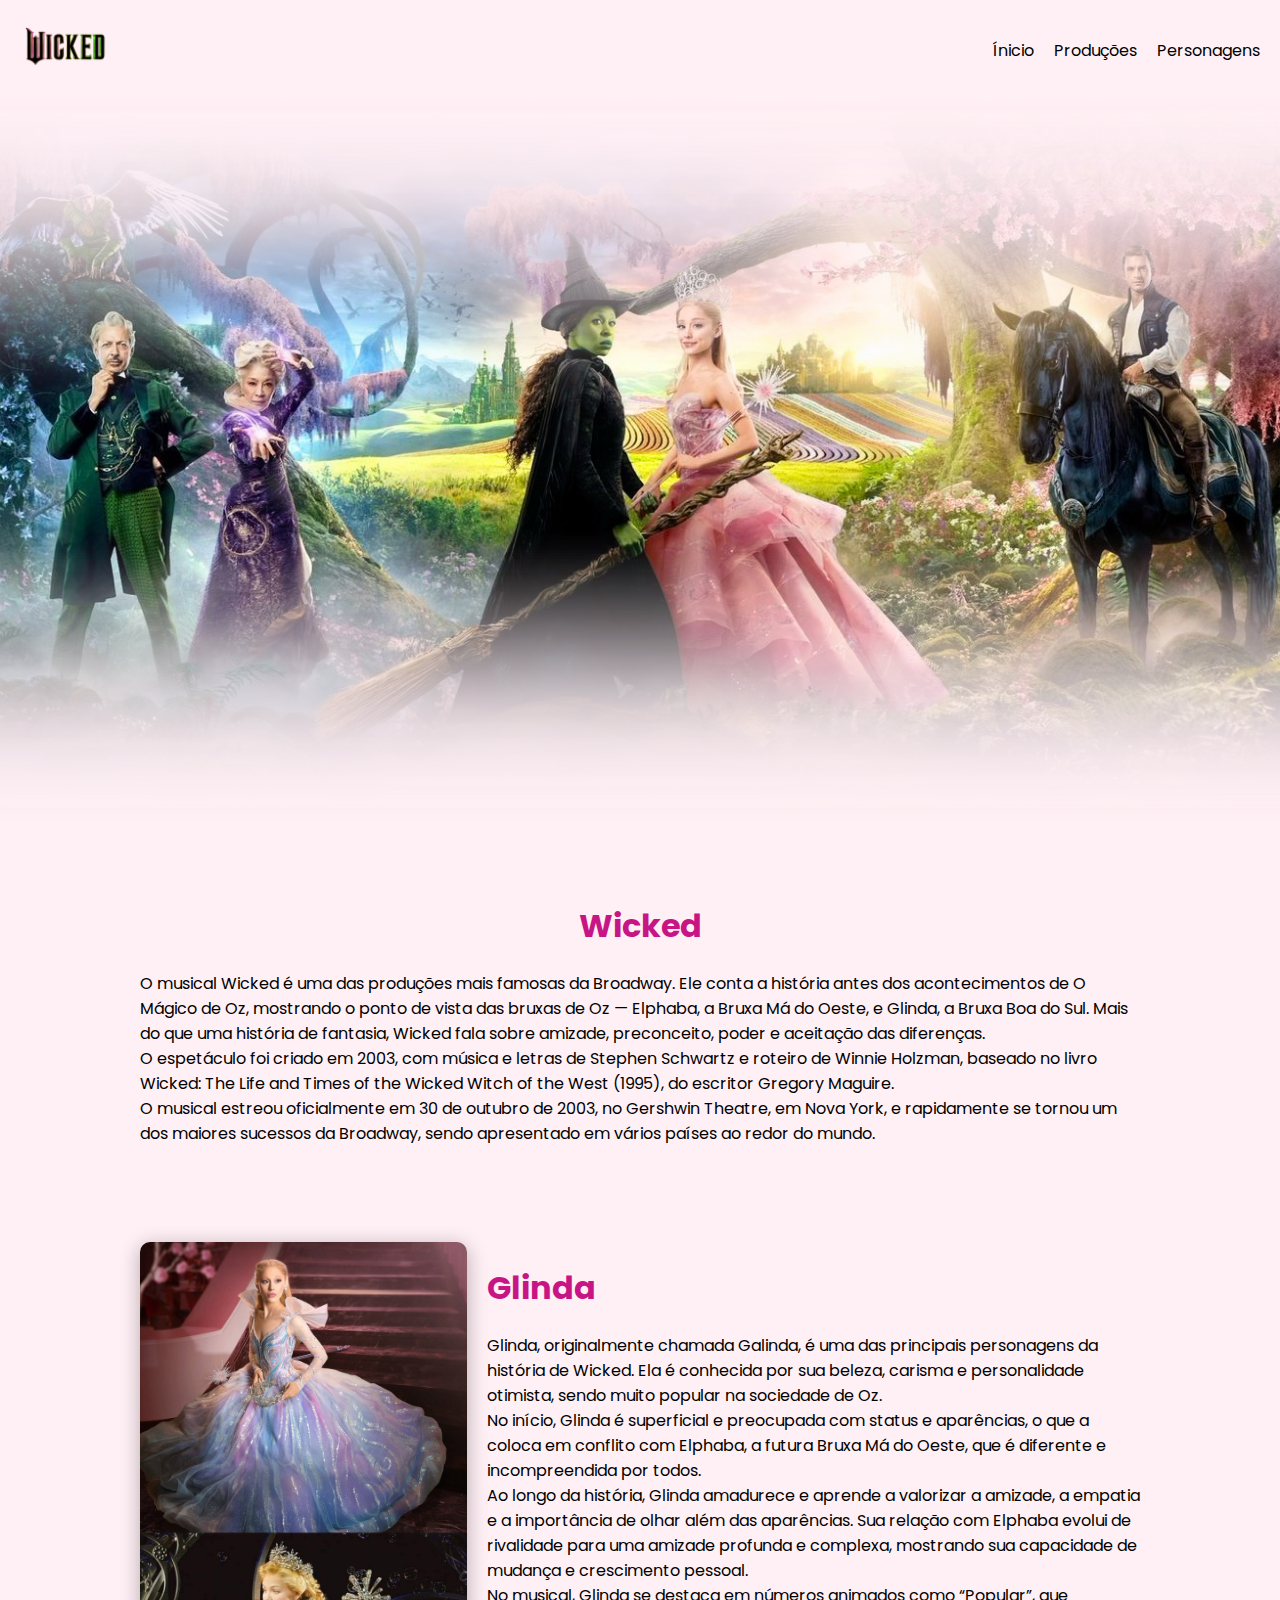
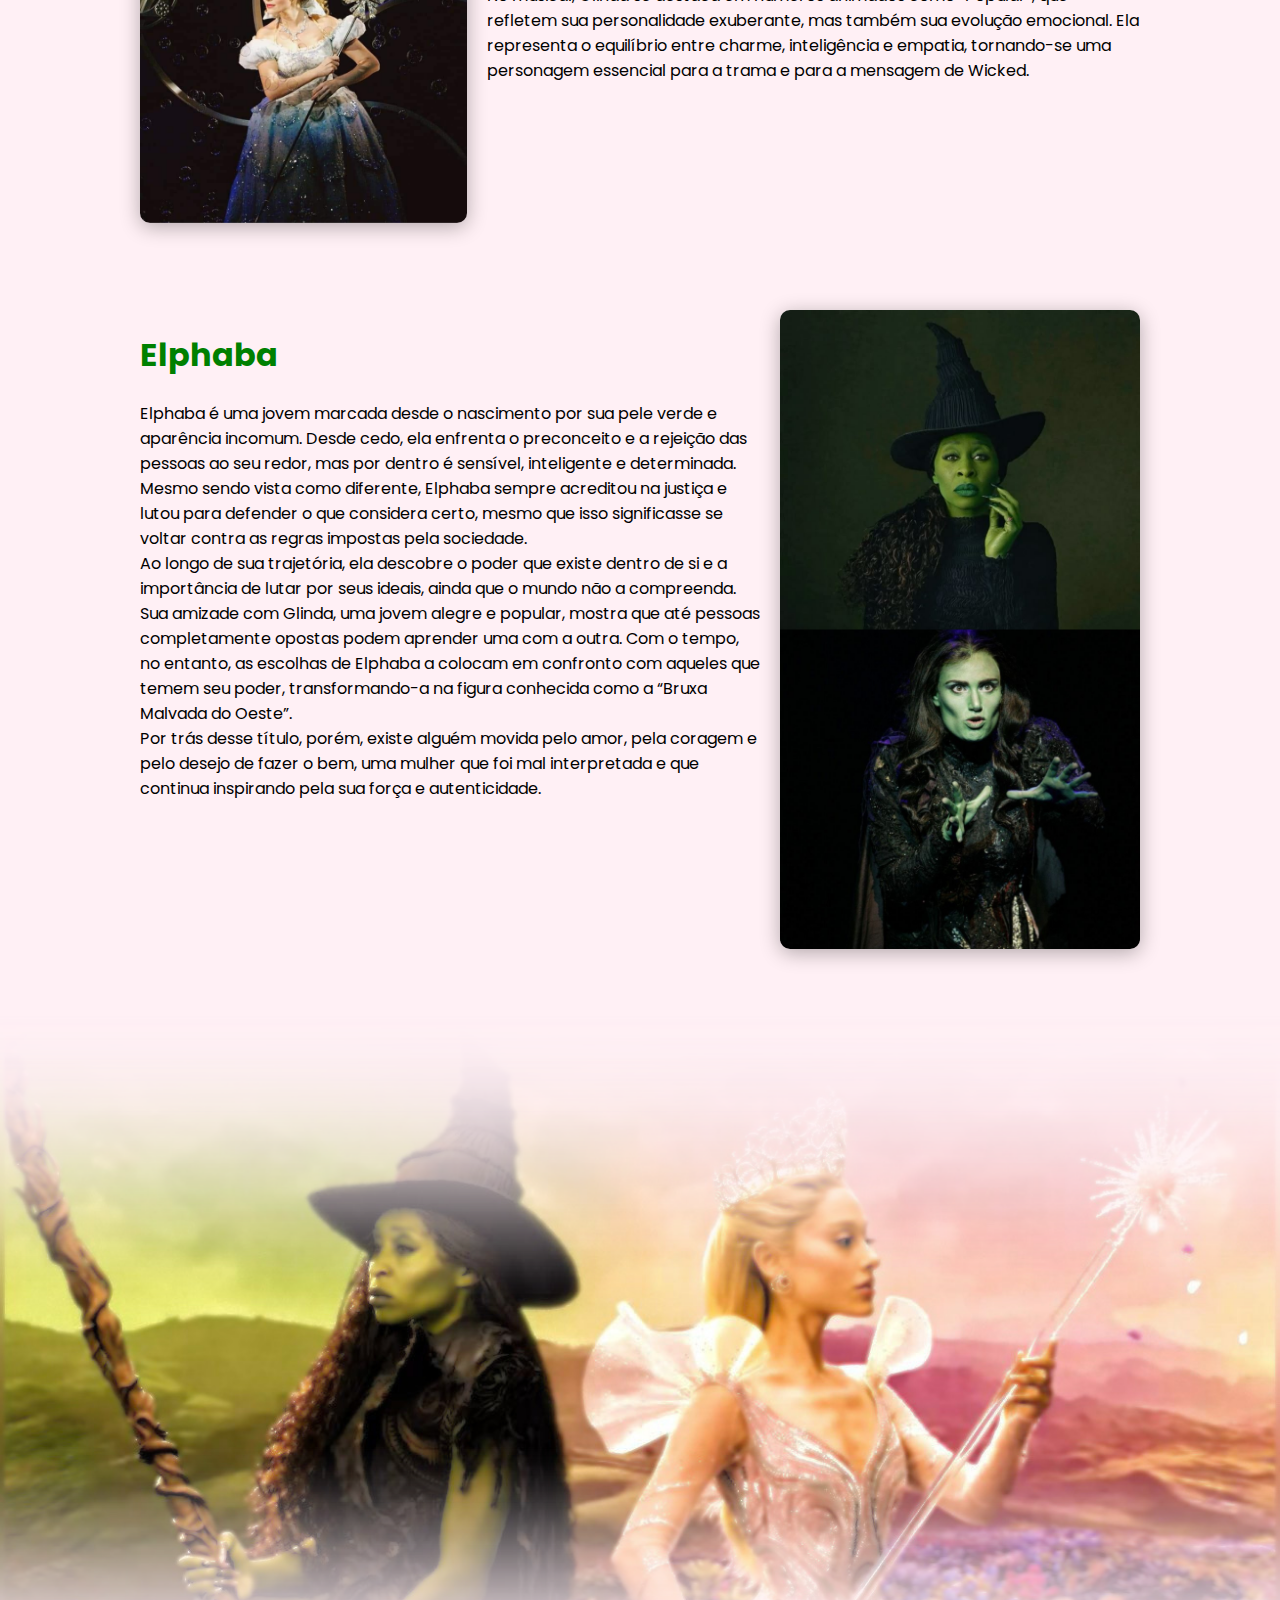
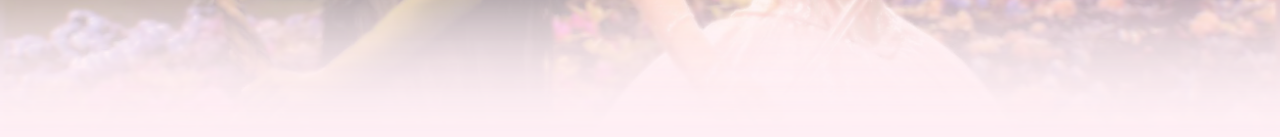
<file: index.html>
<!DOCTYPE html>
<html lang="pt-br">

<head>
  <meta charset="UTF-8">
  <title>Wicked</title>
  <link rel="stylesheet" href="style.css">
  <link rel="icon" type="icon" sizes="180x180" href="wicked.logo.png">
</head>

<body>
  <header>
    <nav>
      <img src="WICKED.png" alt="WICKED">
    </nav>
    <nav id="links">
      <a href="index.html">Ínicio</a>
      <a href="produções.html">Produções</a>
      <a href="personagens.html">Personagens</a>
    </nav>
  </header>
  <div class="movie">
    <div class="poster">
      <img src="poster2.png" alt="movie">
    </div>
    <div class="wicked">
      <h1>Wicked</h1>
      <p>O musical Wicked é uma das produções mais famosas da Broadway. Ele conta a história antes dos acontecimentos de
        O Mágico de Oz, mostrando o ponto de vista das bruxas de Oz — Elphaba, a Bruxa Má do Oeste, e Glinda, a Bruxa
        Boa do Sul.
        Mais do que uma história de fantasia, Wicked fala sobre amizade, preconceito, poder e aceitação das diferenças.
        <br />
        O espetáculo foi criado em 2003, com música e letras de Stephen Schwartz e roteiro de Winnie Holzman, baseado no
        livro Wicked: The Life and Times of the Wicked Witch of the West (1995), do escritor Gregory Maguire.<br />
        O musical estreou oficialmente em 30 de outubro de 2003, no Gershwin Theatre, em Nova York, e rapidamente se
        tornou um dos maiores sucessos da Broadway, sendo apresentado em vários países ao redor do mundo.
      </p>
    </div>

  </div>



  <div class="container">
    <div class="texto">
      <h1>Glinda</h1>
      <p>Glinda, originalmente chamada Galinda, é uma das principais personagens da história de Wicked. Ela é conhecida
        por sua beleza, carisma e personalidade otimista, sendo muito popular na sociedade de Oz.
        <br />
        No início, Glinda é superficial e preocupada com status e aparências, o que a coloca em conflito com Elphaba, a
        futura Bruxa Má do Oeste, que é diferente e incompreendida por todos.
        <br />
        Ao longo da história, Glinda amadurece e aprende a valorizar a amizade, a empatia e a importância de olhar além
        das aparências. Sua relação com Elphaba evolui de rivalidade para uma amizade profunda e complexa, mostrando sua
        capacidade de mudança e crescimento pessoal. 
        <br/>
        No musical, Glinda se destaca em números animados como “Popular”,
        que refletem sua personalidade exuberante, mas também sua evolução emocional. Ela representa o equilíbrio entre
        charme, inteligência e empatia, tornando-se uma personagem essencial para a trama e para a mensagem de Wicked.
      </p>
    </div>
    <div class="glinda">
      <img src="glinda1.0.png" alt="glinda">
    </div>
  </div>
  <div class="elphaba">
    <div class="text">
      <h1>Elphaba</h1>
      <p>Elphaba é uma jovem marcada desde o nascimento por sua pele verde e aparência incomum. Desde cedo, ela enfrenta
        o preconceito e a rejeição das pessoas ao seu redor, mas por dentro é sensível, inteligente e determinada. Mesmo sendo vista como diferente, Elphaba sempre acreditou na justiça e lutou para defender o que considera
        certo, mesmo que isso significasse se voltar contra as regras impostas pela sociedade. 
        <br/>
        Ao longo de sua trajetória, ela descobre o poder que existe dentro de si e a importância de lutar por seus ideais, ainda que o mundo não a compreenda.
        Sua amizade com Glinda, uma jovem alegre e popular, mostra que até pessoas completamente opostas podem aprender
        uma com a outra. Com o tempo, no entanto, as escolhas de Elphaba a colocam em confronto com aqueles que temem
        seu poder, transformando-a na figura conhecida como a “Bruxa Malvada do Oeste”.
        <br/>
        Por trás desse título, porém, existe alguém movida pelo amor, pela coragem e pelo desejo de fazer o bem, uma
        mulher que foi mal interpretada e que continua inspirando pela sua força e autenticidade.</p>
    </div>
    <div class="elphie">
      <img src="elphaba1.0.png" alt="elphie">
    </div>
  </div>
  <div class="poster">
      <img src="poster3.png" alt="movie">
    </div>



</body>

</html>
</file>
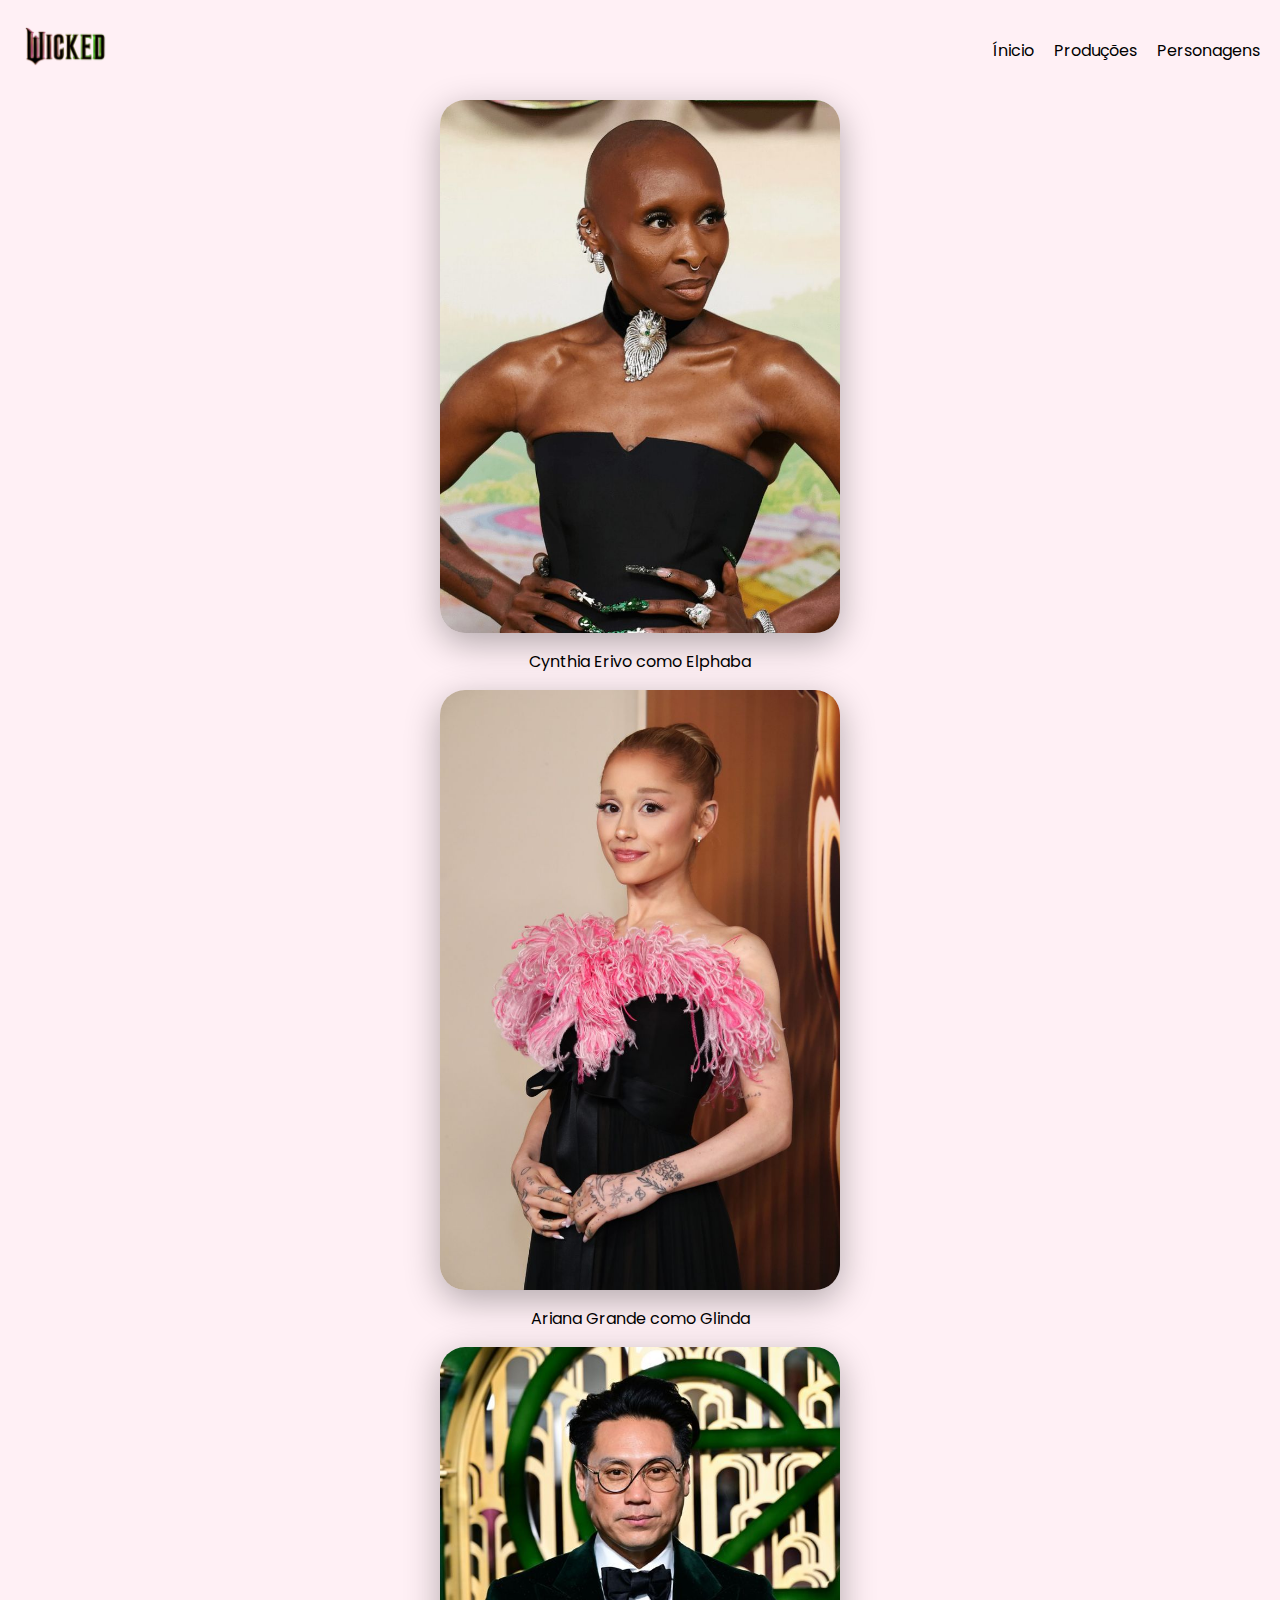
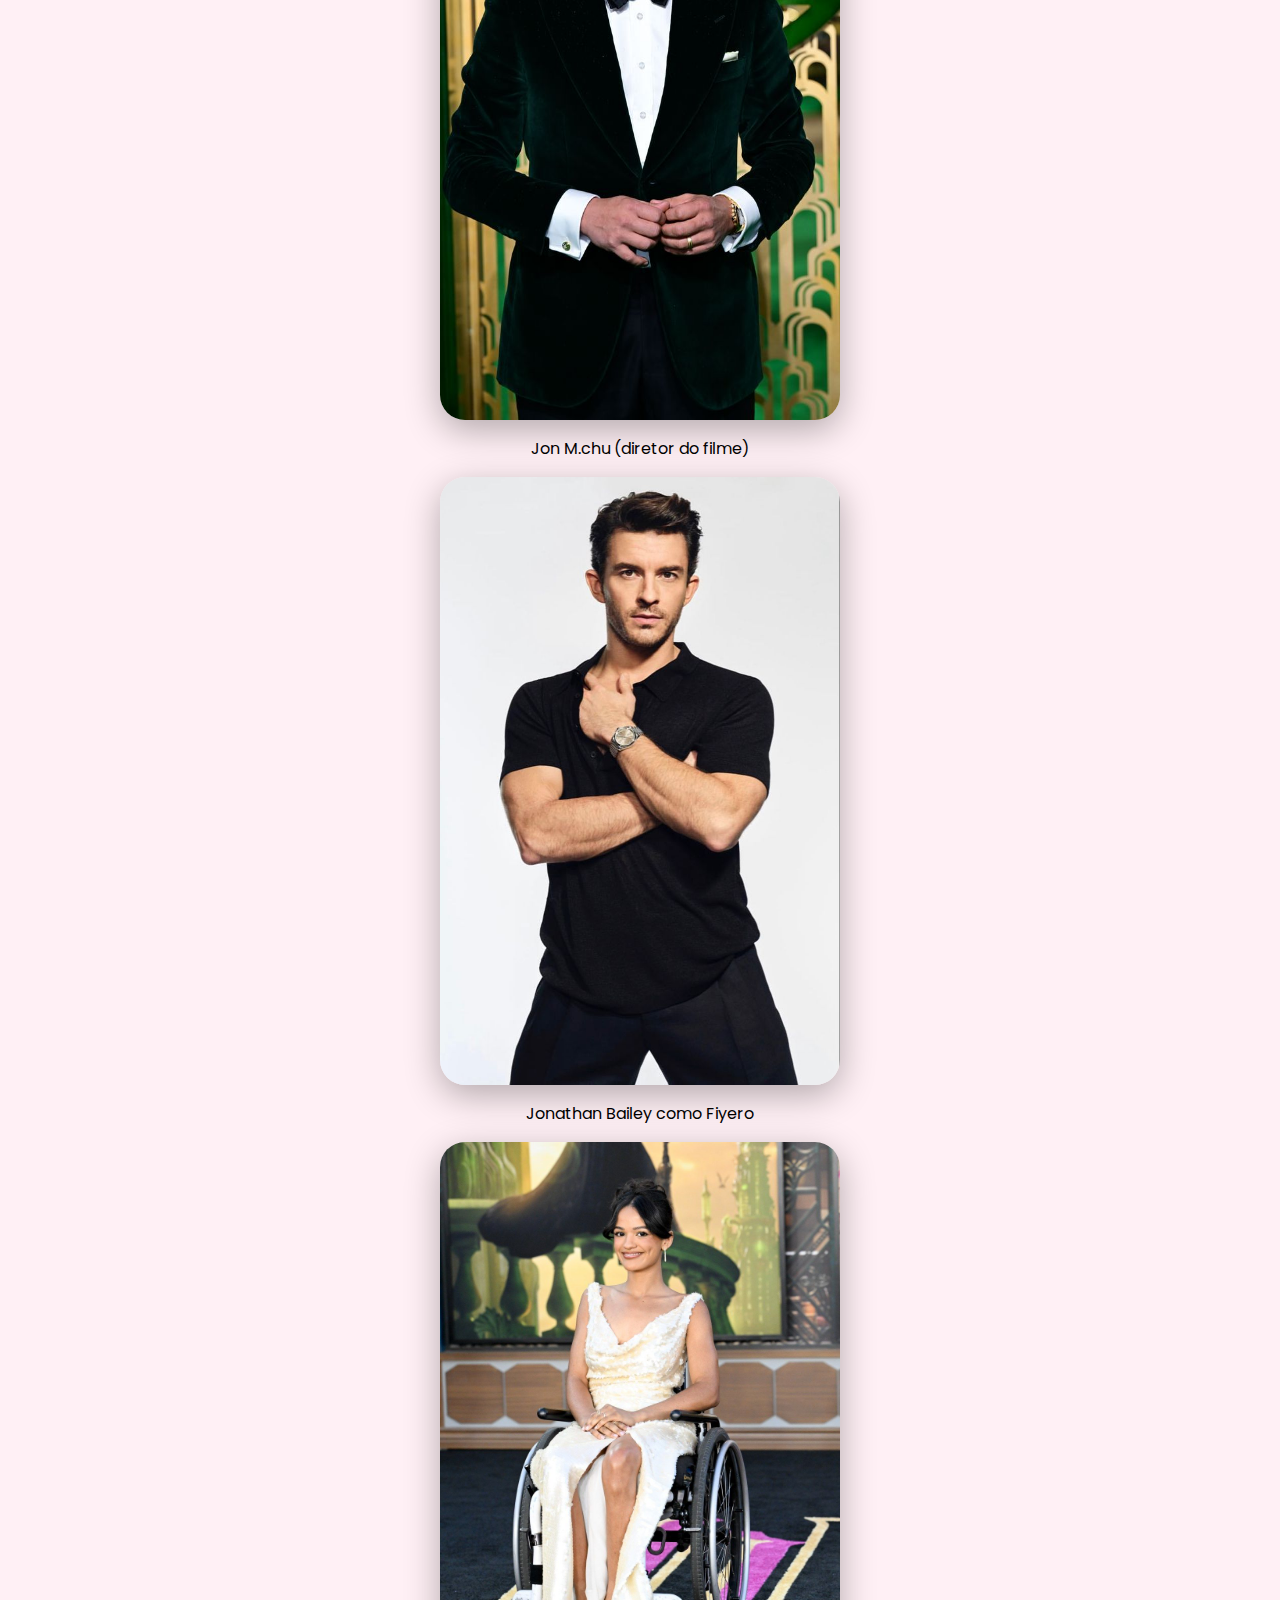
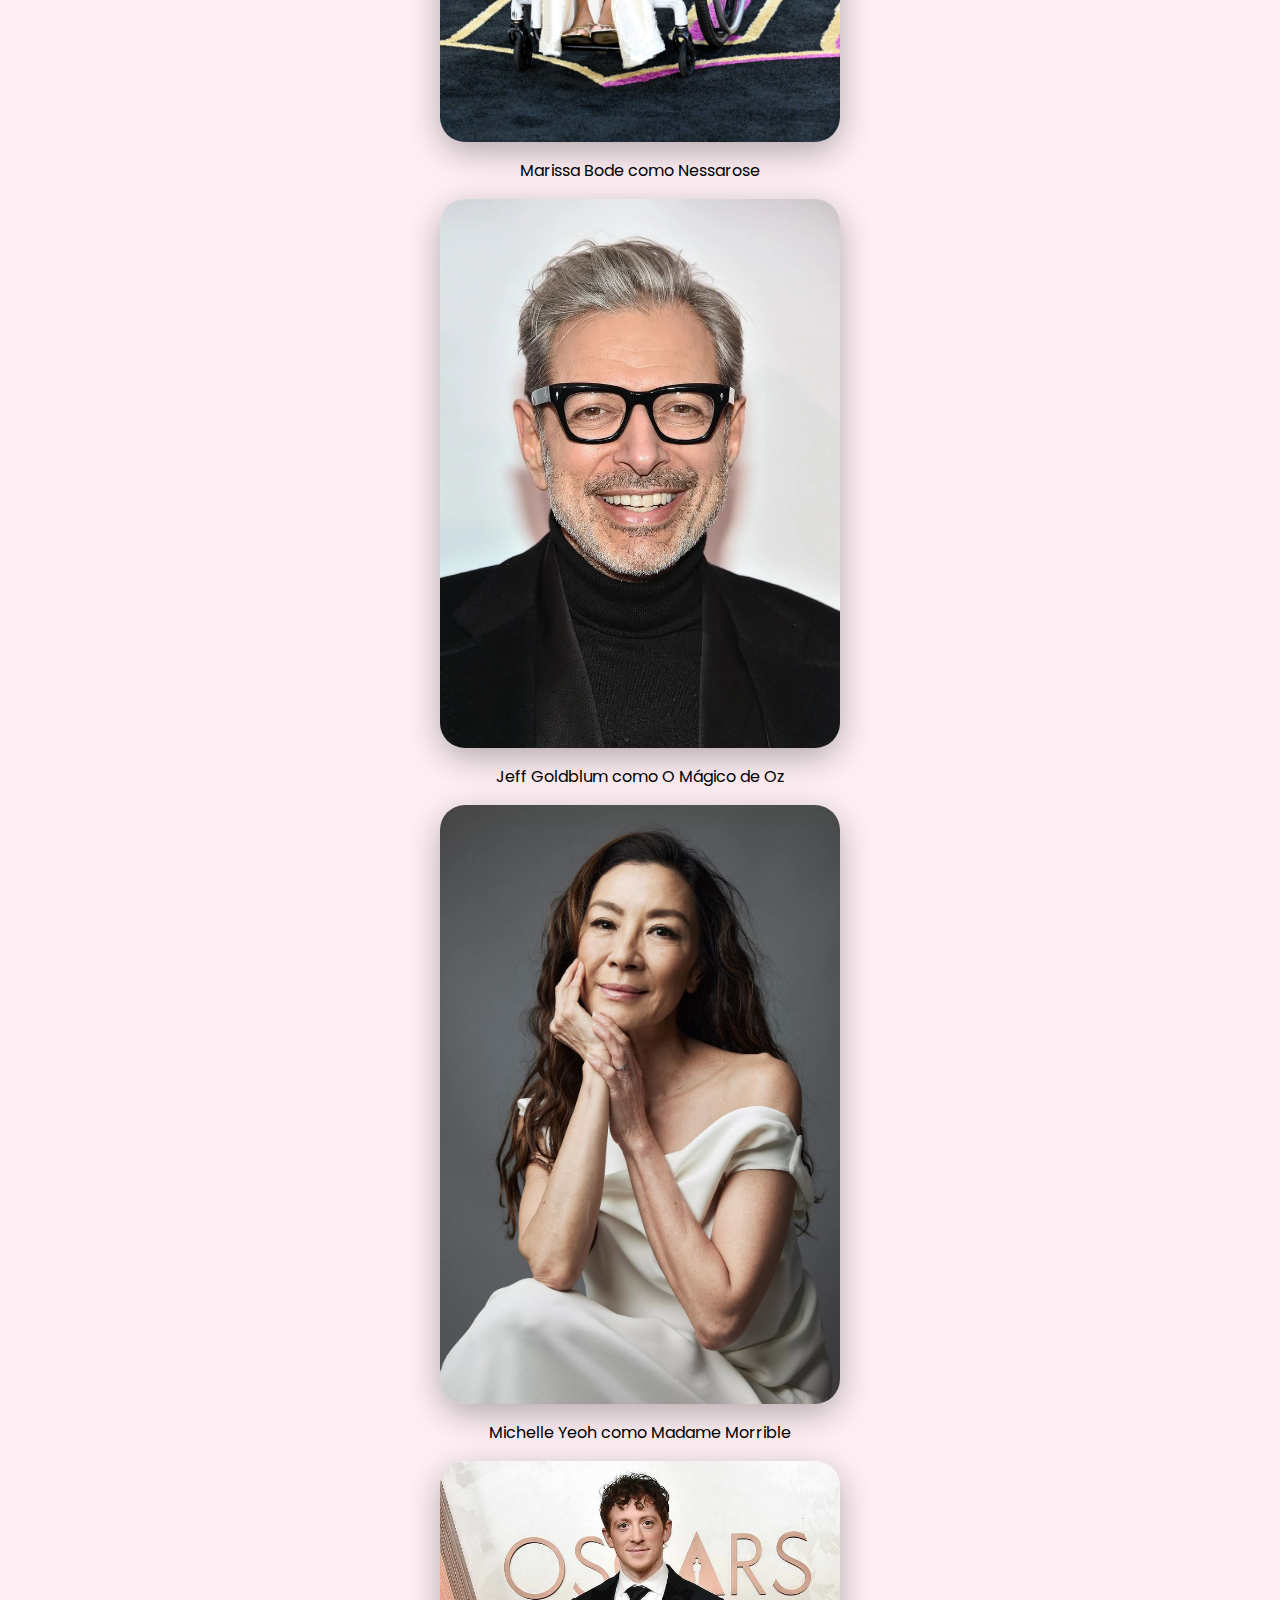
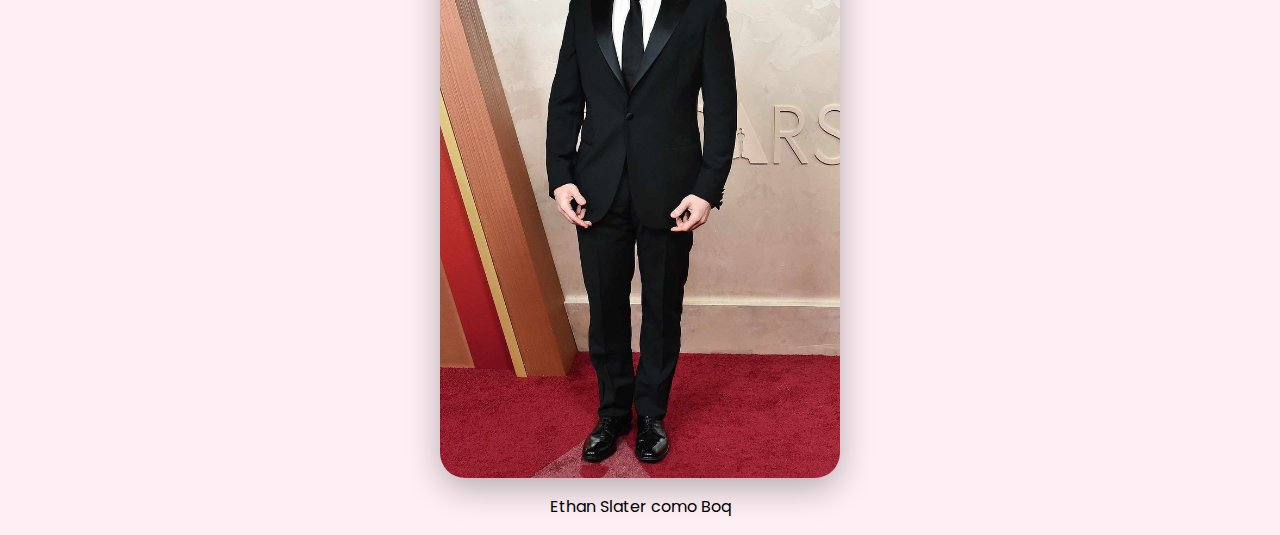
<file: personagens.html>
<!DOCTYPE html>
<html lang="pt-br">
<head>
    <meta charset="UTF-8">
    <title>Personagens</title>
    <link rel="stylesheet" href="personagens.css">
    <link rel="icon" type="icon" sizes="180x180" href="wicked.logo.png">
</head>
<body>
    <header>
    <nav>
      <img src="WICKED.png" alt="WICKED">
    </nav>
    <nav id="links">
      <a href="index.html">Ínicio</a>
      <a href="produções.html">Produções</a>
      <a href="personagens.html">Personagens</a>
    </nav>
  </header>

  <div class="personagens">
  <div class="cynthia">
    <img src="cynthia.erivo.jpg">
    <p>Cynthia Erivo como Elphaba</p>
  </div>
   <div class="ariana">
    <img src="ariana.jpg">
    <p>Ariana Grande como Glinda</p>
   </div>
    <div class="jon">
    <img src="jon.mchu.jpg">
    <p>Jon M.chu (diretor do filme)</p>
   </div>
    <div class="jonathan">
    <img src="jonathan.jpg">
    <p>Jonathan Bailey como Fiyero</p>
   </div>
     <div class="marissa">
    <img src="marissa.jpg">
    <p>Marissa Bode como Nessarose</p>
   </div>
    <div class="jeff">
    <img src="jeff.jpg">
    <p>Jeff Goldblum como O Mágico de Oz</p>
   </div>
   <div class="michelle">
    <img src="Michelle Yeoh.jpg">
    <p>Michelle Yeoh como Madame Morrible</p>
   </div>
   <div class="ethan">
    <img src="ethan.jpg">
    <p>Ethan Slater como Boq</p>
   </div>
  </div>



    
</body>
</html>
</file>
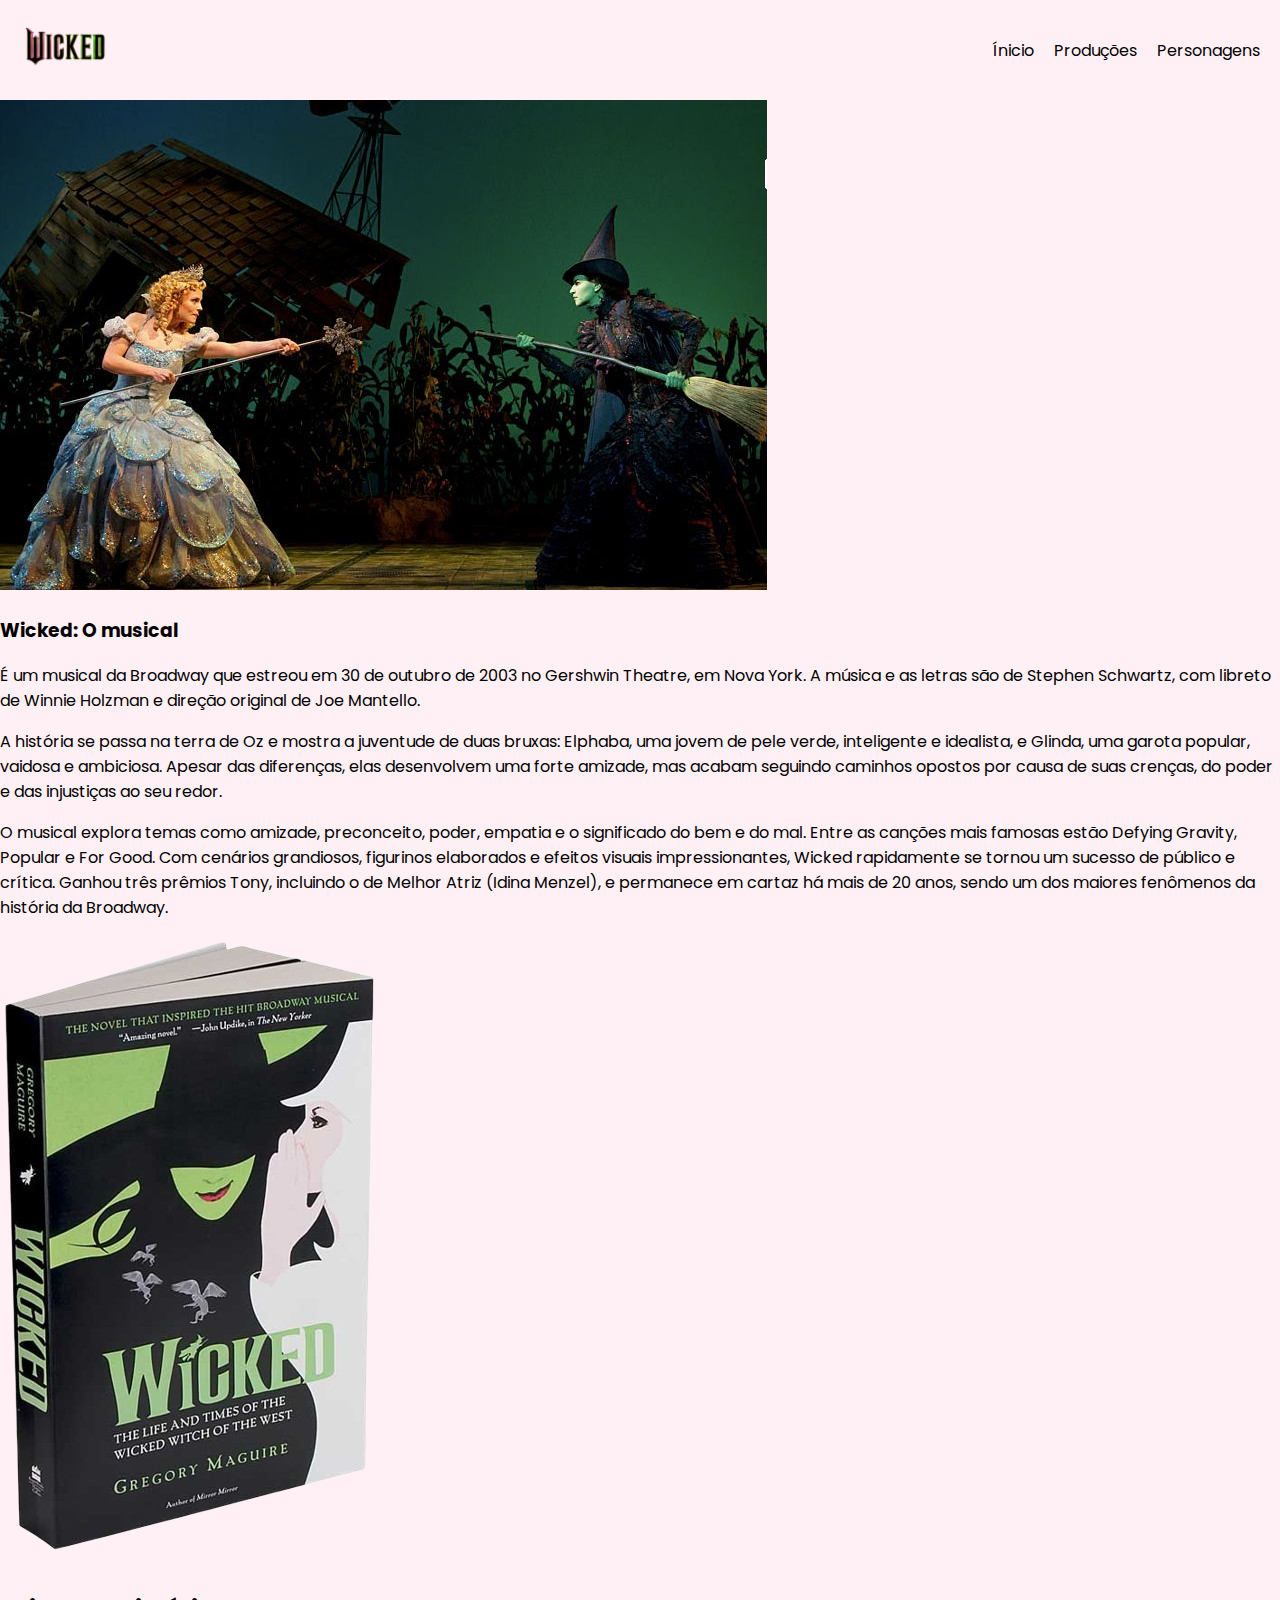
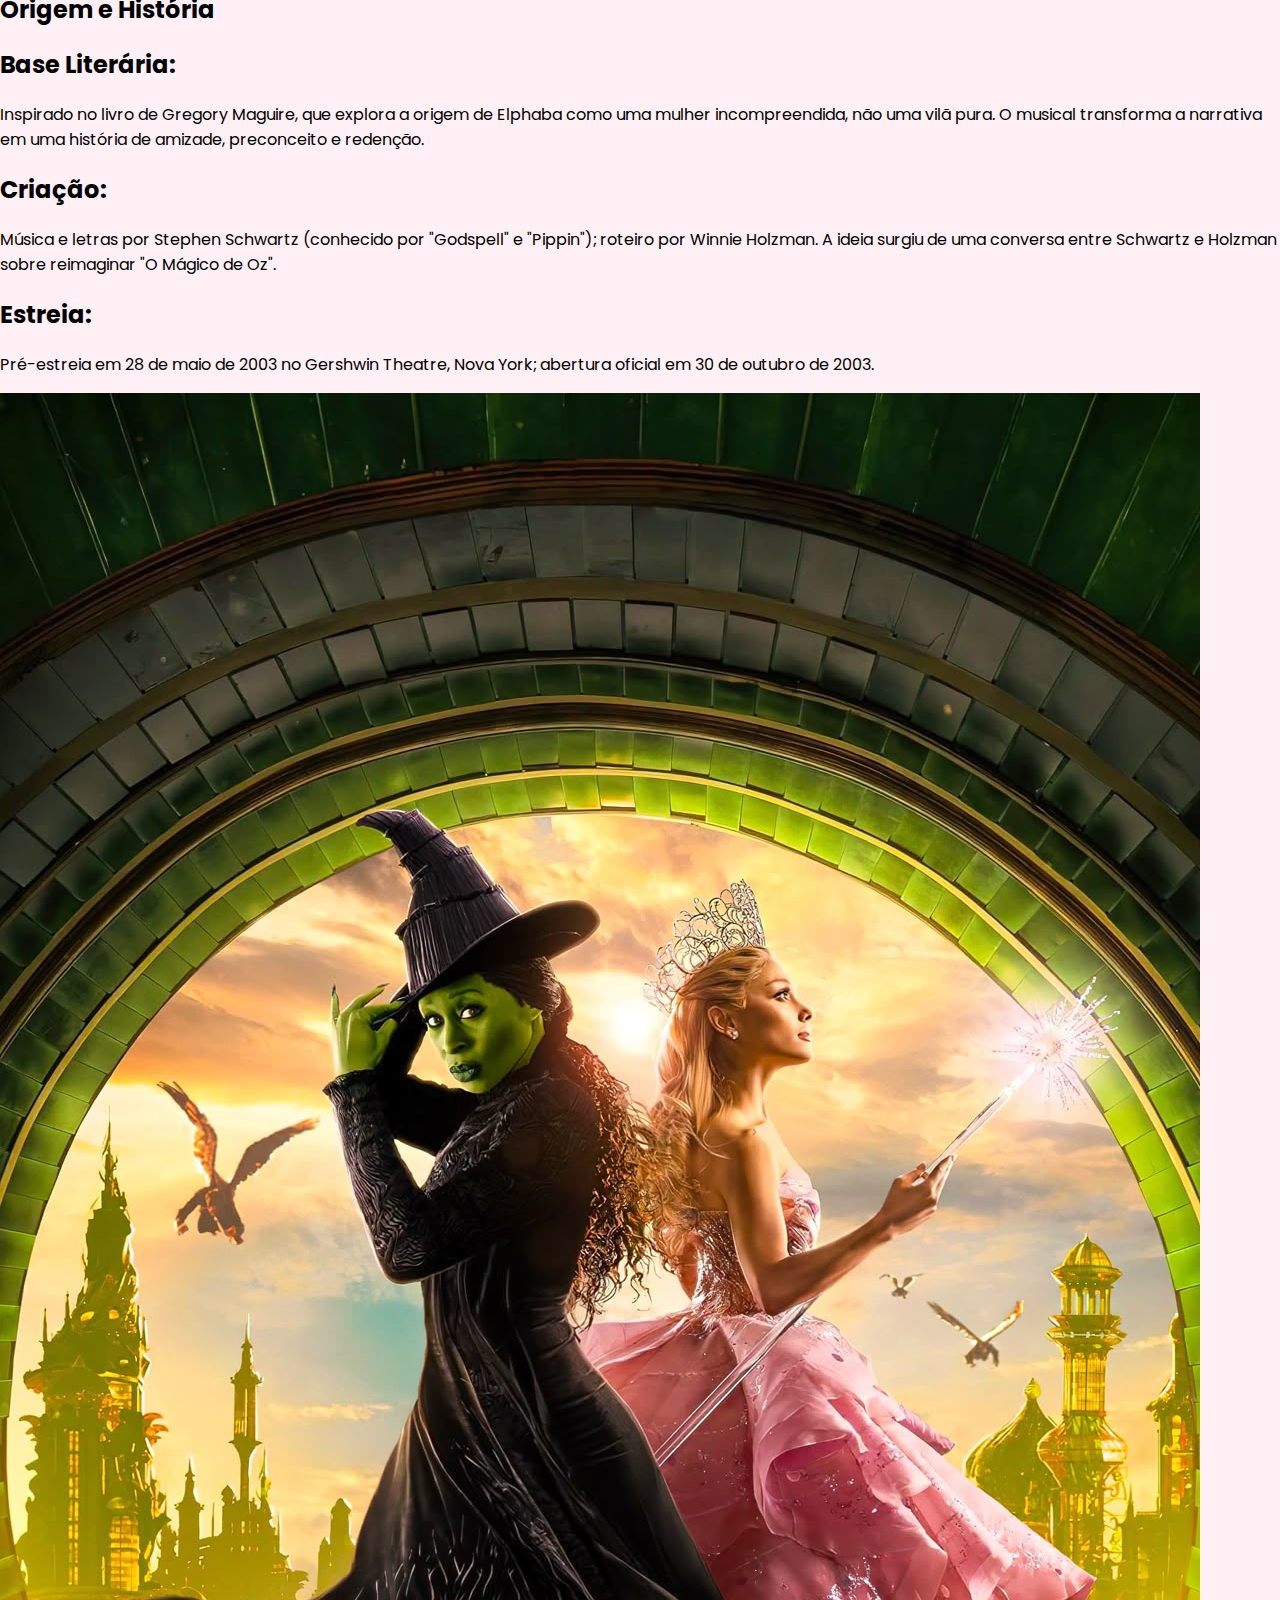
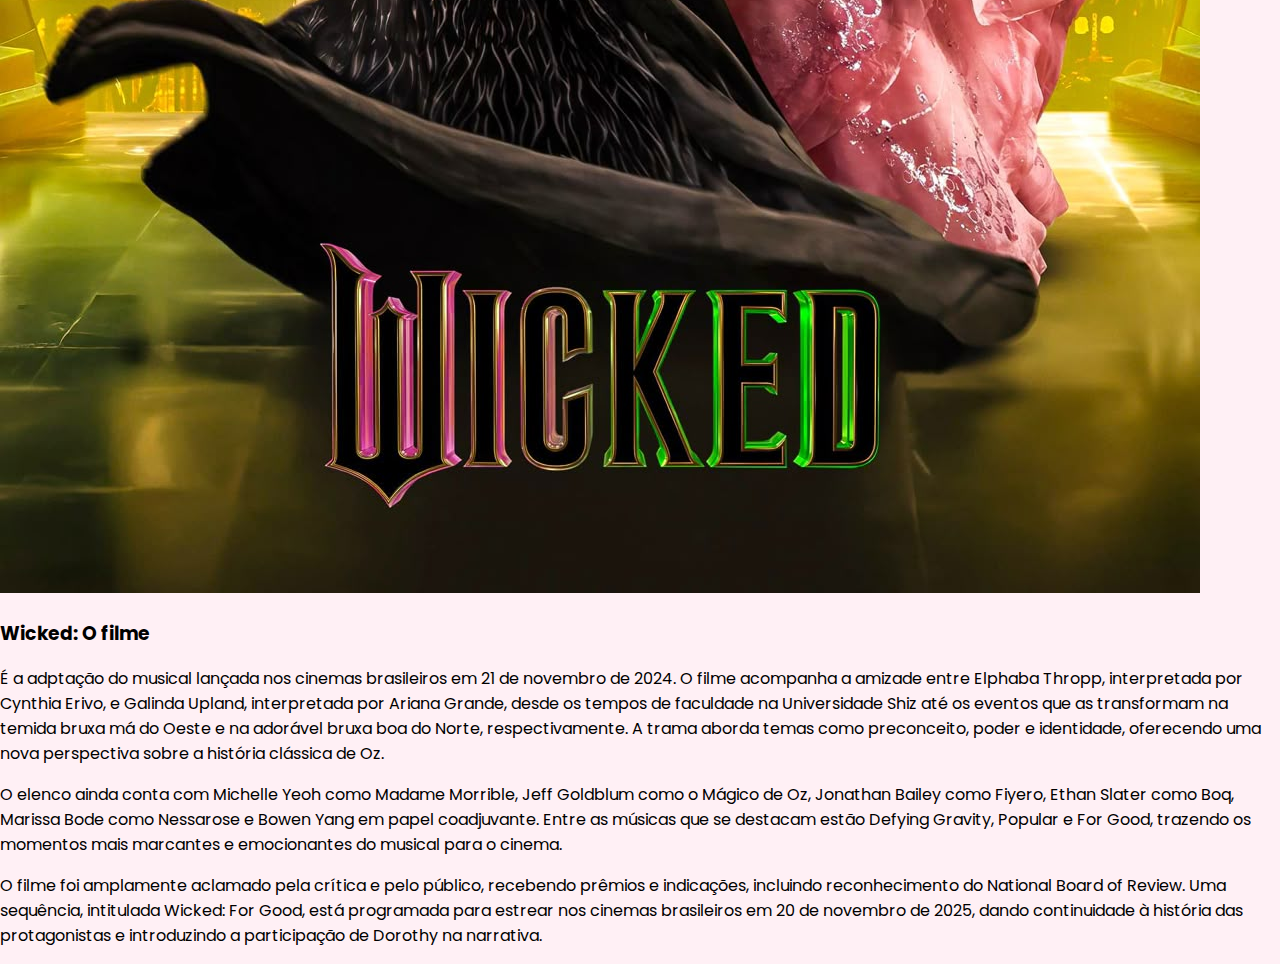
<file: produções.html>
<!DOCTYPE html>
<html lang="pt-br">

<head>
  <meta charset="UTF-8">
  <title>Produções</title>
  <link rel="stylesheet" href="produções.css">
  <link rel="icon" type="icon" sizes="180x180" href="wicked.logo.png">
</head>

<body>
  <header>
    <nav>
      <img src="WICKED.png" alt="WICKED">
    </nav>
    <nav id="links">
      <a href="index.html">Ínicio</a>
      <a href="produções.html">Produções</a>
      <a href="personagens.html">Personagens</a>
    </nav>
  </header>

  <div class="musical">
    <div class="broad">
      <img src="espetaculo.1.jpg" alt="broad">
    </div>
    <div class="broadway">
      <p>
      <h3>Wicked: O musical</h3> É um musical da Broadway que estreou em 30 de outubro de 2003 no Gershwin Theatre, em
      Nova York. A
      música e as letras são de Stephen Schwartz, com libreto de Winnie Holzman e direção original de Joe Mantello.</p>

      <p>A história se passa na terra de Oz e mostra a juventude de duas bruxas: Elphaba, uma jovem de pele verde,
        inteligente e idealista, e Glinda, uma garota popular, vaidosa e ambiciosa. Apesar das diferenças, elas
        desenvolvem uma forte amizade, mas acabam seguindo caminhos opostos por causa de suas crenças, do poder e das
        injustiças ao seu redor.</p>

      <p>O musical explora temas como amizade, preconceito, poder, empatia e o significado do bem e do mal. Entre as
        canções mais famosas estão Defying Gravity, Popular e For Good.

        Com cenários grandiosos, figurinos elaborados e efeitos visuais impressionantes, Wicked rapidamente se tornou um
        sucesso de público e crítica. Ganhou três prêmios Tony, incluindo o de Melhor Atriz (Idina Menzel), e permanece
        em cartaz há mais de 20 anos, sendo um dos maiores fenômenos da história da Broadway.</p>
    </div>
    <div class="produções">
      <div class="picture">
        <img src="wicked2.pic.png" alt="book">
      </div>
      <div class="livro">
        <p>
        <h2>Origem e História</h2>
        <h2>Base Literária:</h2>Inspirado no livro de Gregory Maguire, que explora a origem de Elphaba como uma mulher
        incompreendida, não uma vilã pura. O musical transforma a narrativa em uma história de amizade, preconceito e
        redenção.</p>
        <p>
        <h2>Criação:</h2> Música e letras por Stephen Schwartz (conhecido por "Godspell" e "Pippin");
        roteiro por Winnie Holzman. A ideia surgiu de uma conversa entre Schwartz e Holzman sobre reimaginar "O Mágico
        de
        Oz".</p>
        <p>
        <h2>Estreia:</h2> Pré-estreia em 28 de maio de 2003 no Gershwin Theatre, Nova York; abertura
        oficial em 30 de outubro de 2003.</p>
      </div>
    </div>
    <div class="forgood">
      <img src="for good.jpg" alt="forgood">
    </div>
    <div class="textfor">
      <p><h3>Wicked: O filme </h3> É a adptação do musical lançada nos cinemas brasileiros em 21 de
      novembro de 2024. O filme acompanha a amizade entre Elphaba Thropp, interpretada por Cynthia Erivo, e Galinda
      Upland, interpretada por Ariana Grande, desde os tempos de faculdade na Universidade Shiz até os eventos que as
      transformam na temida bruxa má do Oeste e na adorável bruxa boa do Norte, respectivamente. A trama aborda temas
      como preconceito, poder e identidade, oferecendo uma nova perspectiva sobre a história clássica de Oz.</p>

      <p>O elenco ainda conta com Michelle Yeoh como Madame Morrible, Jeff Goldblum como o Mágico de Oz, Jonathan Bailey
      como Fiyero, Ethan Slater como Boq, Marissa Bode como Nessarose e Bowen Yang em papel coadjuvante. Entre as
      músicas que se destacam estão Defying Gravity, Popular e For Good, trazendo os momentos mais marcantes e
      emocionantes do musical para o cinema.</p>

      <p>O filme foi amplamente aclamado pela crítica e pelo público, recebendo prêmios e indicações, incluindo
      reconhecimento do National Board of Review. Uma sequência, intitulada Wicked: For Good, está programada para
      estrear nos cinemas brasileiros em 20 de novembro de 2025, dando continuidade à história das protagonistas e
      introduzindo a participação de Dorothy na narrativa.</p>
    </div>

  </div>





</body>

</html>
</file>
<file: style.css>
@import url('https://fonts.googleapis.com/css2?family=Poppins:wght@300;400;500;600;700&display=swap');
body{
    margin: 0;
    padding: 0;
    font-family: 'Poppins', sans-serif;
    background-color: #fff0f5;  
    
}

header{
    display: flex;
    height: auto;
    padding: 10px 20px;
    height: 80px;
    justify-content: space-between;
    align-items: center;
}

#links{
    display: flex;   
    gap: 20px;       
}

#links a{
    transform: 0.3 ease;
    color: black;
    text-decoration: none;
}
#links a:hover {
    transform: scale(1.2); 
}

nav img{
    width: 90px;
    height: auto;
}

.container {
    display: flex;            
    gap: 20px;              
    max-width: 1000px;
    margin: 40px auto;      
    padding: 20px;
    flex-direction: row-reverse;
}

.texto {
    flex: 2;                
}

.texto h1{
    color: #c71585;
}

.glinda {
    flex: 1;                
}

.glinda img {
    width: 100%;             
    height: auto;
    border-radius: 10px;  
    box-shadow: 0 4px 20px rgba(0, 0, 0, 0.3); 
}

.text {
    text-align: left;
    flex: 2;
}

.text h1{
    color: #008000;
}

.elphie {
    flex: 1;
}


.elphie img{
    border-radius: 10px;
    width: 360px;
    height: auto;
    box-shadow: 0 4px 20px rgba(0, 0, 0, 0.3);
}

.elphaba {
    display: flex;            
    gap: 20px;              
    max-width: 1000px;
    margin: 40px auto;      
    padding: 20px;
}

.poster img{
    width: 100%;
    height: auto;
    display: block;
    margin: 0 auto;
}

.wicked {
    text-align: justify center;                        
    max-width: 1000px;
    margin: 40px auto;      
    padding: 20px;
    
}

.wicked h1{
    color: #c71585;
    text-align: center;
}
</file>
<file: personagens.css>
@import url('https://fonts.googleapis.com/css2?family=Poppins:wght@300;400;500;600;700&display=swap');

body {
    margin: 0;
    padding: 0;
    font-family: 'Poppins', sans-serif;
    background-color: #fff0f5;
}

header {
    display: flex;
    height: auto;
    padding: 10px 20px;
    height: 80px;
    justify-content: space-between;
    align-items: center;
}

#links {
    display: flex;
    gap: 20px;
}

#links a {
    transform: 0.3 ease;
    color: black;
    text-decoration: none;
}

#links a:hover {
    transform: scale(1.2);
}

nav img {
    width: 90px;
    height: auto;
}

.cynthia img {
    display: block;
    margin: 0 auto;
    width: 400px;
    border-radius: 25px;
    box-shadow: 0 10px 35px rgba(0, 0, 0, 0.3);
}

.cynthia p{
    text-align: center;
}

.ariana img {
    display: block;
    margin: 0 auto;
    width: 400px;
    border-radius: 25px;
    box-shadow: 0 10px 35px rgba(0, 0, 0, 0.3);
}

.ariana p {
    text-align: center;
}

.jon img {
    display: block;
    margin: 0 auto;
    width: 400px;
    border-radius: 25px;
    box-shadow: 0 10px 35px rgba(0, 0, 0, 0.3);
}

.jon p {
    text-align: center;
}


.jonathan img {
    display: block;
    margin: 0 auto;
    width: 400px;
    border-radius: 25px;
    box-shadow: 0 10px 35px rgba(0, 0, 0, 0.3);
}

.jonathan p {
    text-align: center;
}

.marissa img {
    display: block;
    margin: 0 auto;
    width: 400px;
    border-radius: 25px;
    box-shadow: 0 10px 35px rgba(0, 0, 0, 0.3);
}

.marissa p {
    text-align: center;
}

.jeff img {
    display: block;
    margin: 0 auto;
    width: 400px;
    border-radius: 25px;
    box-shadow: 0 10px 35px rgba(0, 0, 0, 0.3);
}

.jeff p {
    text-align: center;
}


.michelle img {
    display: block;
    margin: 0 auto;
    width: 400px;
    border-radius: 25px;
    box-shadow: 0 10px 35px rgba(0, 0, 0, 0.3);
}

.michelle p {
    text-align: center;
}


.ethan img {
    display: block;
    margin: 0 auto;
    width: 400px;
    border-radius: 25px;
    box-shadow: 0 10px 35px rgba(0, 0, 0, 0.3);
}

.ethan p {
    text-align: center;
}
</file>
<file: produções.css>
@import url('https://fonts.googleapis.com/css2?family=Poppins:wght@300;400;500;600;700&display=swap');
body{
    margin: 0;
    padding: 0;
    font-family: 'Poppins', sans-serif;
    background-color: #fff0f5;  
}

header{
    display: flex;
    height: auto;
    padding: 10px 20px;
    height: 80px;
    justify-content: space-between;
    align-items: center;
}

#links{
    display: flex;   
    gap: 20px;       
}

#links a{
    transform: 0.3 ease;
    color: black;
    text-decoration: none;
}
#links a:hover {
    transform: scale(1.2); 
}

nav img{
    width: 90px;
    height: auto;
}
</file>
